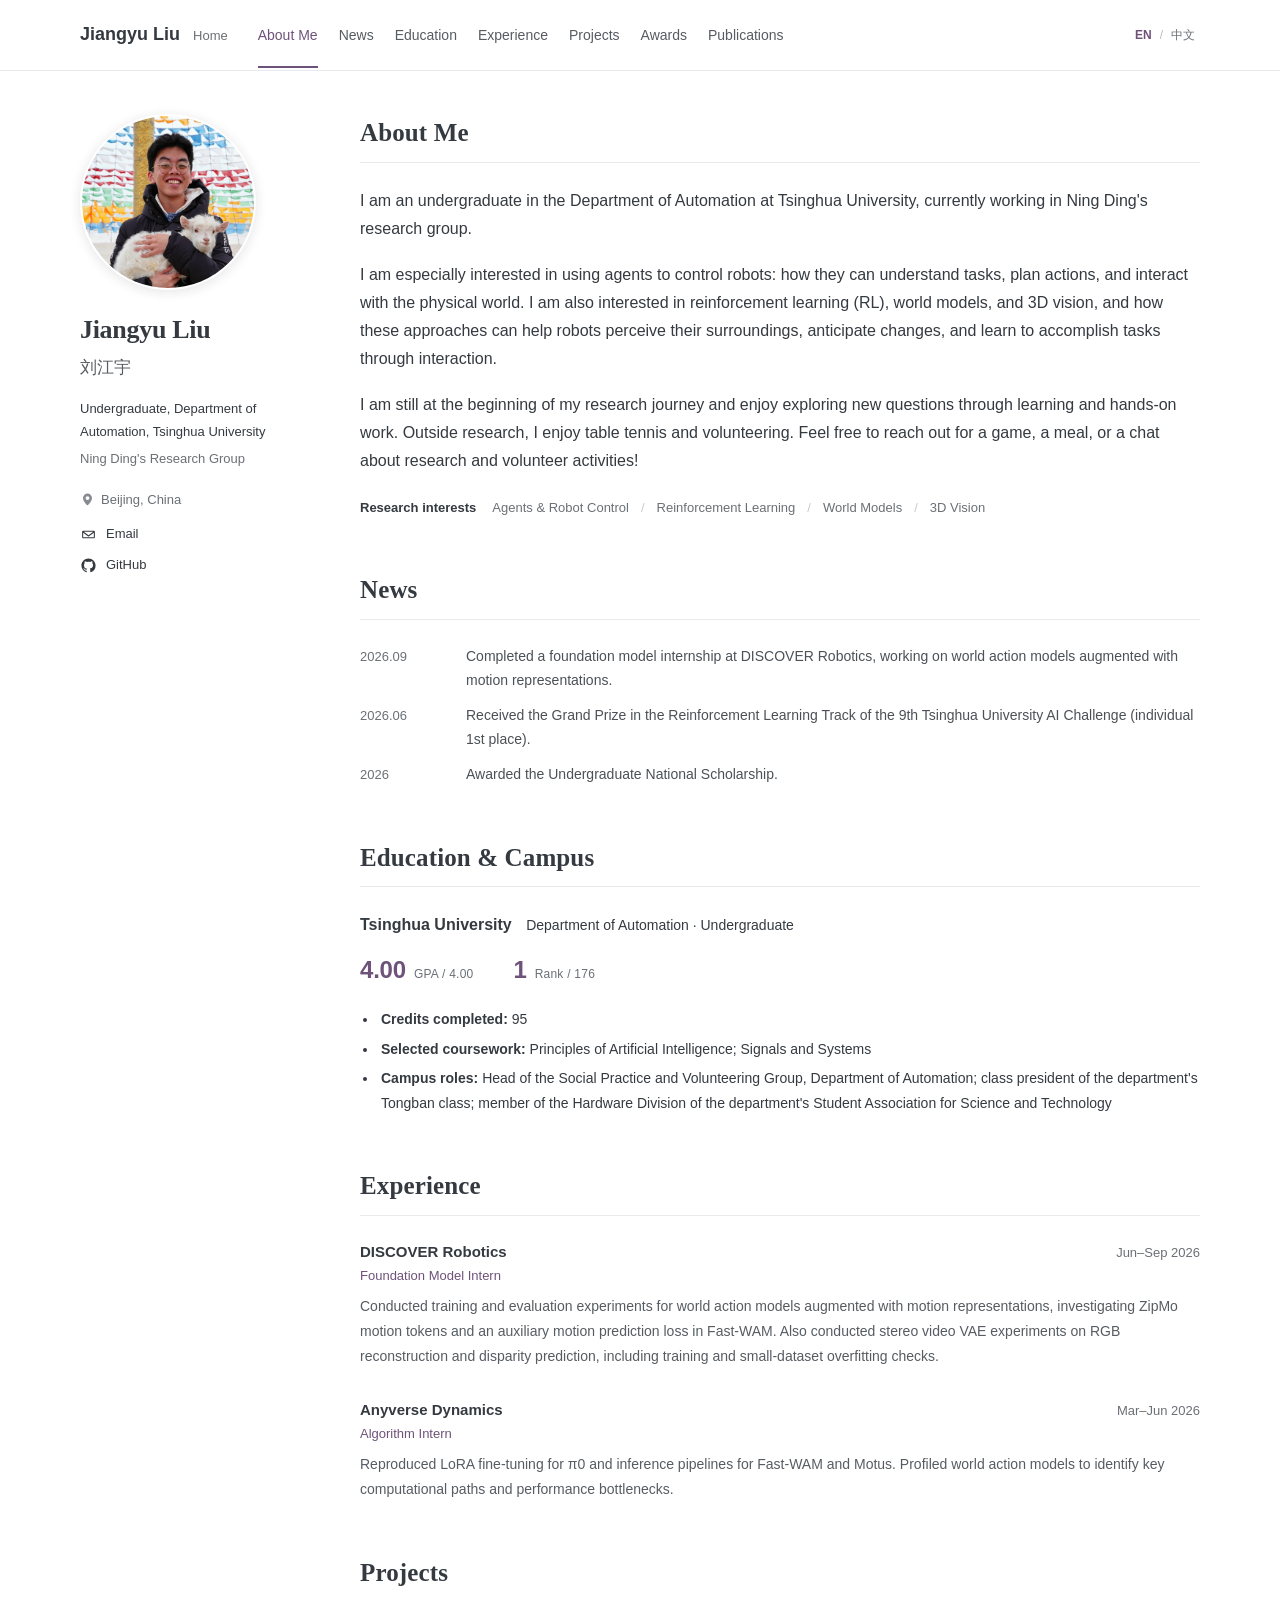
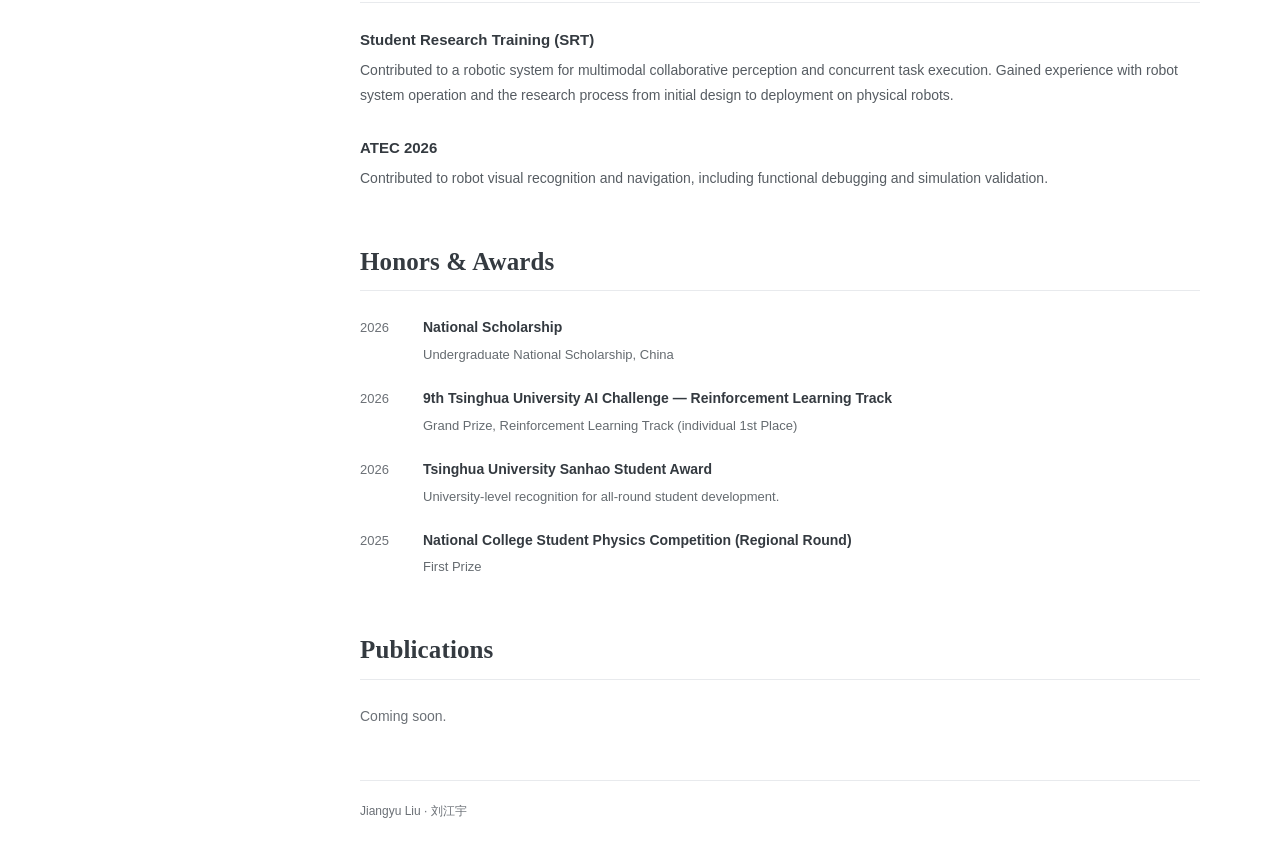
<file: index.html>
<!doctype html>
<html lang="en">
<head>
  <meta charset="utf-8">
  <meta name="viewport" content="width=device-width, initial-scale=1">
  <title>Jiangyu Liu | Homepage</title>
  <meta name="description" content="Jiangyu Liu, an undergraduate at Tsinghua University in Ning Ding's research group. Interested in agents for robot control, RL, world models, and 3D vision.">
  <link rel="stylesheet" href="static/css/academic-home.css?v=20261103-4">
  <link rel="icon" href="static/favicon.svg" type="image/svg+xml">
</head>
<body>
  <a class="skip-link" href="#main" data-i18n="skip">Skip to content</a>
  <header class="site-header">
    <nav class="site-nav" aria-label="Main navigation">
      <a class="site-brand" href="#about">Jiangyu Liu <span data-i18n="home">Home</span></a>
      <div class="nav-links">
        <a href="#about" data-i18n="navabout">About Me</a>
        <a href="#news" data-i18n="navnews">News</a>
        <a href="#campus" data-i18n="navcampus">Education</a>
        <a href="#experience" data-i18n="navexperience">Experience</a>
        <a href="#projects" data-i18n="navprojects">Projects</a>
        <a href="#awards" data-i18n="navawards">Awards</a>
        <a href="#publications" data-i18n="navpublications">Publications</a>
      </div>
      <div class="language-switch" role="group" aria-label="Language / 语言">
        <button type="button" data-language="en" lang="en" aria-label="English" aria-pressed="true">EN</button>
        <span aria-hidden="true">/</span>
        <button type="button" data-language="zh" lang="zh-CN" aria-label="中文" aria-pressed="false">中文</button>
      </div>
    </nav>
  </header>
  <div class="site-shell">
    <aside class="profile-sidebar" aria-label="Profile">
      <img class="avatar" data-profile-avatar src="static/profile.jpg" alt="Jiangyu Liu" width="176" height="176">
      <div class="profile-details">
        <h1 data-profile-name>Jiangyu Liu</h1>
        <p class="chinese-name" data-profile-name-chinese>刘江宇</p>
        <p class="role" data-profile-role>Undergraduate, Department of Automation, Tsinghua University</p>
        <p class="affiliation" data-profile-affiliation>Ning Ding's Research Group</p>
        <p class="location"><svg viewBox="0 0 24 24" aria-hidden="true"><path d="M12 2.5a7.25 7.25 0 0 0-7.25 7.25c0 5.4 6.4 11.15 6.67 11.39a.87.87 0 0 0 1.16 0c.27-.24 6.67-5.99 6.67-11.39A7.25 7.25 0 0 0 12 2.5Zm0 10.3a3.05 3.05 0 1 1 0-6.1 3.05 3.05 0 0 1 0 6.1Z"/></svg> <span data-profile-location>Beijing, China</span></p>
        <nav class="social-links" aria-label="Contact links">
          <a data-profile-email href="mailto:jy-liu24@mails.tsinghua.edu.cn">
            <svg viewBox="0 0 24 24" aria-hidden="true"><path d="M4.5 6.75h15A1.5 1.5 0 0 1 21 8.25v7.5a1.5 1.5 0 0 1-1.5 1.5h-15A1.5 1.5 0 0 1 3 15.75v-7.5a1.5 1.5 0 0 1 1.5-1.5Zm.84 1.5L12 13.06l6.66-4.81H5.34Zm14.16 1.4-7.06 5.1a.75.75 0 0 1-.88 0L4.5 9.65v6.1h15v-6.1Z"/></svg>
            <span>Email</span>
          </a>
          <a data-profile-github href="https://github.com/hezhou0331" target="_blank" rel="noopener noreferrer">
            <svg viewBox="0 0 24 24" aria-hidden="true"><path d="M12 2C6.48 2 2 6.48 2 12c0 4.42 2.87 8.17 6.84 9.5.5.09.68-.22.68-.48 0-.24-.01-.87-.01-1.7-2.78.6-3.37-1.34-3.37-1.34-.45-1.15-1.11-1.46-1.11-1.46-.91-.62.07-.61.07-.61 1 .07 1.53 1.03 1.53 1.03.89 1.53 2.34 1.09 2.91.83.09-.65.35-1.09.63-1.34-2.22-.25-4.55-1.11-4.55-4.94 0-1.09.39-1.98 1.03-2.68-.1-.25-.45-1.27.1-2.65 0 0 .84-.27 2.75 1.02A9.6 9.6 0 0 1 12 6.8c.85.004 1.71.115 2.51.34 1.91-1.29 2.75-1.02 2.75-1.02.55 1.38.2 2.4.1 2.65.64.7 1.03 1.59 1.03 2.68 0 3.84-2.34 4.69-4.57 4.94.36.31.68.92.68 1.85 0 1.34-.01 2.42-.01 2.75 0 .27.18.58.69.48A10 10 0 0 0 22 12c0-5.52-4.48-10-10-10Z"/></svg>
            <span>GitHub</span>
          </a>
        </nav>
      </div>
    </aside>
    <main class="main-content" id="main" tabindex="-1">
      <section class="section about" id="about" aria-labelledby="about-title">
        <h2 id="about-title"><span data-i18n="about">About Me</span></h2>
        <div data-about>
          <p>I am an undergraduate in the Department of Automation at Tsinghua University, currently working in Ning Ding's research group.</p>
          <p>I am especially interested in using agents to control robots: how they can understand tasks, plan actions, and interact with the physical world. I am also interested in reinforcement learning (RL), world models, and 3D vision, and how these approaches can help robots perceive their surroundings, anticipate changes, and learn to accomplish tasks through interaction.</p>
          <p>I am still at the beginning of my research journey and enjoy exploring new questions through learning and hands-on work. Outside research, I enjoy table tennis and volunteering. Feel free to reach out for a game, a meal, or a chat about research and volunteer activities!</p>
        </div>
        <div class="research-interests"><strong data-i18n="interests">Research interests</strong><div class="interest-list" data-interests></div></div>
      </section>
      <section class="section" id="news" aria-labelledby="news-title">
        <h2 id="news-title"><span data-i18n="news">News</span></h2>
        <ul class="news-list" data-news></ul>
      </section>
      <section class="section" id="campus" aria-labelledby="campus-title">
        <h2 id="campus-title"><span data-i18n="campus">Education &amp; Campus</span></h2>
        <p class="education-title"><span data-i18n="university">Tsinghua University</span> <span class="education-detail" data-i18n="education">Department of Automation · Undergraduate</span></p>
        <div class="stat-row" data-stats></div>
        <ul class="campus-list" data-campus-experience></ul>
      </section>
      <section class="section" id="experience" aria-labelledby="experience-title">
        <h2 id="experience-title"><span data-i18n="experience">Experience</span></h2>
        <div data-section="experience"></div>
      </section>
      <section class="section" id="projects" aria-labelledby="projects-title">
        <h2 id="projects-title"><span data-i18n="projects">Projects</span></h2>
        <div data-section="projects"></div>
      </section>
      <section class="section" id="awards" aria-labelledby="awards-title">
        <h2 id="awards-title"><span data-i18n="awards">Honors &amp; Awards</span></h2>
        <ul class="award-list" data-awards></ul>
      </section>
      <section class="section" id="publications" aria-labelledby="publications-title">
        <h2 id="publications-title"><span data-i18n="publications">Publications</span></h2>
        <div data-section="publications"></div>
      </section>
      <p class="load-error" role="status" hidden data-i18n="loadError">Unable to load the full content. Please refresh and try again.</p>
      <noscript><p>Please enable JavaScript to view all content and switch languages. / 请启用 JavaScript 以查看完整内容和切换语言。</p></noscript>
      <footer class="site-footer">Jiangyu Liu · 刘江宇</footer>
    </main>
  </div>
  <script src="static/js/profile.js?v=20261103-4" defer></script>
</body>
</html>
</file>
<file: static/css/academic-home.css>
:root {
  color-scheme: light;
  --text: #343a40;
  --muted: #6b7076;
  --line: #e8eaed;
  --line-strong: #dcd8e0;
  --surface: #f8f7f9;
  --accent: #6E5279;
  --accent-soft: #f3f0f5;
  --font-body: -apple-system, BlinkMacSystemFont, "Segoe UI", "Microsoft YaHei", "PingFang SC", sans-serif;
  --font-serif: Georgia, "Source Serif 4", "Noto Serif SC", "Songti SC", "SimSun", serif;
}
* { box-sizing: border-box; }
html { scroll-behavior: smooth; scroll-padding-top: calc(var(--header-height, 70px) + 24px); }
body {
  margin: 0;
  background: #fff;
  color: var(--text);
  font-family: var(--font-body);
  font-size: 16px;
  line-height: 1.75;
  -webkit-font-smoothing: antialiased;
}
a { color: var(--accent); text-decoration: none; text-underline-offset: 4px; }
a:hover { text-decoration: underline; }
a:focus-visible, button:focus-visible { outline: 2px solid var(--accent); outline-offset: 5px; border-radius: 2px; }
h1, h2, h3, p { margin-top: 0; }
p { margin-bottom: 18px; }
.skip-link { position: fixed; top: -100px; left: 16px; padding: 8px 16px; background: #fff; z-index: 10; }
.skip-link:focus { top: 8px; }
.site-header { position: sticky; top: 0; z-index: 5; background: #fff; border-bottom: 1px solid var(--line); }
.site-nav { max-width: 1180px; margin: auto; min-height: 70px; padding: 0 30px; display: grid; grid-template-columns: auto minmax(0, 1fr) auto; align-items: center; gap: 30px; }
.site-brand { flex-shrink: 0; font-size: 18px; font-weight: 700; color: var(--text); }
.site-brand span { margin-left: 8px; font-size: 13px; color: var(--muted); font-weight: 400; }
.nav-links { display: flex; flex-wrap: wrap; min-width: 0; gap: 10px 21px; }
.nav-links a { color: #565c62; font-size: 14px; padding: 21px 0; transition: color .15s ease; }
.nav-links a:hover { color: var(--accent); }
.nav-links a[aria-current="true"] { color: var(--accent); box-shadow: inset 0 -2px 0 var(--accent); }
.language-switch { display: flex; align-items: center; gap: 3px; font-size: 12px; color: #b6bcc1; }
.language-switch button { border: 0; background: transparent; padding: 7px 5px; color: var(--muted); font: inherit; cursor: pointer; white-space: nowrap; transition: color .15s ease; }
.language-switch button[aria-pressed="true"] { color: var(--accent); font-weight: 700; }
.language-switch button:hover { color: var(--accent); }
.site-shell { display: grid; grid-template-columns: 216px minmax(0, 1fr); gap: 64px; max-width: 1180px; margin: 0 auto; padding: 43px 30px 0; }
.profile-sidebar { position: sticky; top: calc(var(--header-height, 70px) + 38px); align-self: start; }
.avatar { display: block; width: 176px; height: 176px; border-radius: 50%; object-fit: cover; background: var(--surface); border: 2px solid #fff; box-shadow: 0 2px 12px rgba(46, 32, 54, .12); margin-bottom: 24px; }
h1 { font-family: var(--font-serif); font-size: 26px; line-height: 1.25; letter-spacing: -0.3px; margin-bottom: 6px; }
.chinese-name { margin-bottom: 16px; font-size: 17px; color: #565c62; }
.role, .affiliation { font-size: 13px; margin-bottom: 4px; }
.affiliation { color: var(--muted); }
.location { display: flex; align-items: center; gap: 6px; margin: 18px 0 12px; font-size: 13px; color: var(--muted); }
.location svg { width: 15px; height: 15px; flex-shrink: 0; fill: currentColor; opacity: .8; }
.social-links { display: grid; gap: 8px; margin-bottom: 15px; }
.social-links a { display: flex; align-items: center; gap: 9px; color: var(--text); font-size: 13px; width: fit-content; transition: color .15s ease; }
.social-links a:hover { color: var(--accent); }
.social-links svg, .social-links img { width: 17px; height: 17px; flex-shrink: 0; object-fit: contain; fill: currentColor; }
.main-content { min-width: 0; }
.section { margin-bottom: 52px; }
h2 {
  display: flex; flex-wrap: wrap; align-items: baseline; gap: 10px;
  font-family: var(--font-serif);
  font-size: 25px; line-height: 1.5; font-weight: 600;
  letter-spacing: .005em;
  padding-bottom: 10px; margin-bottom: 24px;
  border-bottom: 1px solid var(--line);
}
html[lang="zh-CN"] h2 { font-weight: 600; letter-spacing: .01em; }
.research-interests { display: flex; align-items: baseline; gap: 16px; font-size: 13px; margin-top: 22px; }
.research-interests > strong { flex-shrink: 0; font-weight: 600; }
.interest-list { display: flex; flex-wrap: wrap; gap: 4px 0; color: var(--muted); }
.interest-list span:not(:last-child)::after { content: "/"; margin: 0 12px; color: #c7ccd0; }
.news-list { margin: 0; padding: 0; list-style: none; }
.news-row { display: grid; grid-template-columns: 88px minmax(0, 1fr); gap: 18px; margin-bottom: 10px; font-size: 14px; }
.news-row:last-child { margin-bottom: 0; }
.news-date { color: var(--muted); font-size: 13px; font-variant-numeric: tabular-nums; padding-top: 2px; }
.news-text { color: #4b5157; }
.stat-row { display: flex; flex-wrap: wrap; gap: 12px 40px; padding: 14px 0 16px; margin-bottom: 6px; }
.stat { display: flex; align-items: baseline; gap: 8px; }
.stat-value { font-size: 24px; line-height: 1.1; font-weight: 600; color: var(--accent); font-variant-numeric: tabular-nums; letter-spacing: -0.2px; }
.stat-label { font-size: 12px; color: var(--muted); letter-spacing: .02em; }
.entry-list, .award-list, .campus-list { margin: 0; padding: 0; list-style: none; }
.entry { margin-bottom: 28px; }
.entry:last-child { margin-bottom: 0; }
.entry-head { display: flex; flex-wrap: wrap; align-items: baseline; justify-content: space-between; gap: 4px 16px; }
.entry-head .entry-org { font-size: 15px; font-weight: 600; line-height: 1.6; margin: 0; }
.entry-period { color: var(--muted); font-size: 13px; font-variant-numeric: tabular-nums; white-space: nowrap; }
.entry .entry-role { color: var(--accent); font-size: 13px; margin: 1px 0 6px; }
.entry-text { color: #565c62; font-size: 14px; margin-bottom: 0; line-height: 1.8; }
.entry h3 { font-size: 15px; font-weight: 650; margin-bottom: 5px; line-height: 1.75; }
.entry p { margin-bottom: 0; color: #565c62; font-size: 14px; }
.education-title { font-size: 16px; font-weight: 650; margin-bottom: 4px; }
.education-title .education-detail { margin-left: 10px; font-size: 14px; font-weight: 400; }
.campus-list { padding-left: 18px; list-style: disc; font-size: 14px; }
.campus-list li { padding-left: 3px; margin-bottom: 5px; }
.campus-list strong { font-weight: 600; }
.award-row { display: grid; grid-template-columns: 46px minmax(0, 1fr); gap: 17px; margin-bottom: 20px; }
.award-row:last-child { margin-bottom: 0; }
.award-year { color: var(--muted); font-size: 13px; padding-top: 2px; font-variant-numeric: tabular-nums; }
.award-row h3 { font-size: 14px; line-height: 1.8; font-weight: 600; margin-bottom: 3px; }
.award-row p { color: #656b70; font-size: 13px; margin-bottom: 0; }
.site-footer { padding: 20px 0 30px; border-top: 1px solid var(--line); font-size: 12px; color: var(--muted); }
.load-error { color: #a04421; }
[data-section="publications"] { color: var(--muted); font-size: 14px; }
@media (min-width: 801px) and (max-height: 650px) {
  .profile-sidebar { position: static; }
}
@media (max-width: 1050px) {
  .site-nav { padding: 10px 24px 0; grid-template-columns: minmax(0, 1fr) auto; gap: 0 16px; }
  .site-brand { margin-bottom: 4px; }
  .language-switch { grid-column: 2; grid-row: 1; }
  .nav-links { grid-column: 1 / -1; grid-row: 2; flex-wrap: nowrap; overflow-x: auto; gap: 20px; scrollbar-width: thin; }
  .nav-links a { font-size: 14px; white-space: nowrap; padding: 7px 0 12px; }
  .site-shell { gap: 38px; grid-template-columns: 200px minmax(0, 1fr); }
}
@media (max-width: 800px) {
  .site-nav { padding: 10px 24px 0; grid-template-columns: minmax(0, 1fr) auto; gap: 0 16px; }
  .site-brand { display: block; margin-bottom: 4px; }
  .language-switch { grid-column: 2; grid-row: 1; }
  .nav-links { grid-column: 1 / -1; grid-row: 2; flex-wrap: nowrap; overflow-x: auto; gap: 20px; scrollbar-width: thin; }
  .nav-links a { white-space: nowrap; padding: 7px 0 12px; font-size: 14px; }
  .site-shell { display: block; padding: 30px 24px 0; max-width: 760px; }
  .profile-sidebar { position: static; display: flex; align-items: flex-start; gap: 27px; padding-bottom: 28px; margin-bottom: 32px; border-bottom: 1px solid var(--line); }
  .avatar { width: 126px; height: 126px; margin: 0; flex-shrink: 0; }
  .profile-details { min-width: 0; }
  h1 { font-size: 24px; }
  .chinese-name { font-size: 15px; margin-bottom: 8px; }
  .location { margin: 9px 0 8px; }
  .social-links { display: flex; flex-wrap: wrap; gap: 6px 16px; margin-bottom: 3px; }
}
@media (max-width: 480px) {
  body { font-size: 15px; }
  .site-nav { padding-left: 20px; padding-right: 20px; }
  .site-shell { padding: 26px 20px 0; }
  .profile-sidebar { gap: 18px; }
  .avatar { width: 88px; height: 88px; }
  h1 { font-size: 22px; }
  .role, .affiliation { font-size: 12px; }
  h2 { font-size: 22px; gap: 8px; margin-bottom: 20px; }
  .research-interests { display: block; }
  .interest-list { margin-top: 5px; }
  .award-row { gap: 10px; grid-template-columns: 36px minmax(0, 1fr); }
  .education-title .education-detail { display: block; margin-left: 0; }
  .news-row { grid-template-columns: 62px minmax(0, 1fr); gap: 12px; }
  .stat-value { font-size: 21px; }
  .entry-head { flex-direction: column; gap: 2px; }
  .entry-period { white-space: nowrap; }
}
@media (prefers-reduced-motion: reduce) {
  html { scroll-behavior: auto; }
  * { transition: none !important; }
}
</file>
